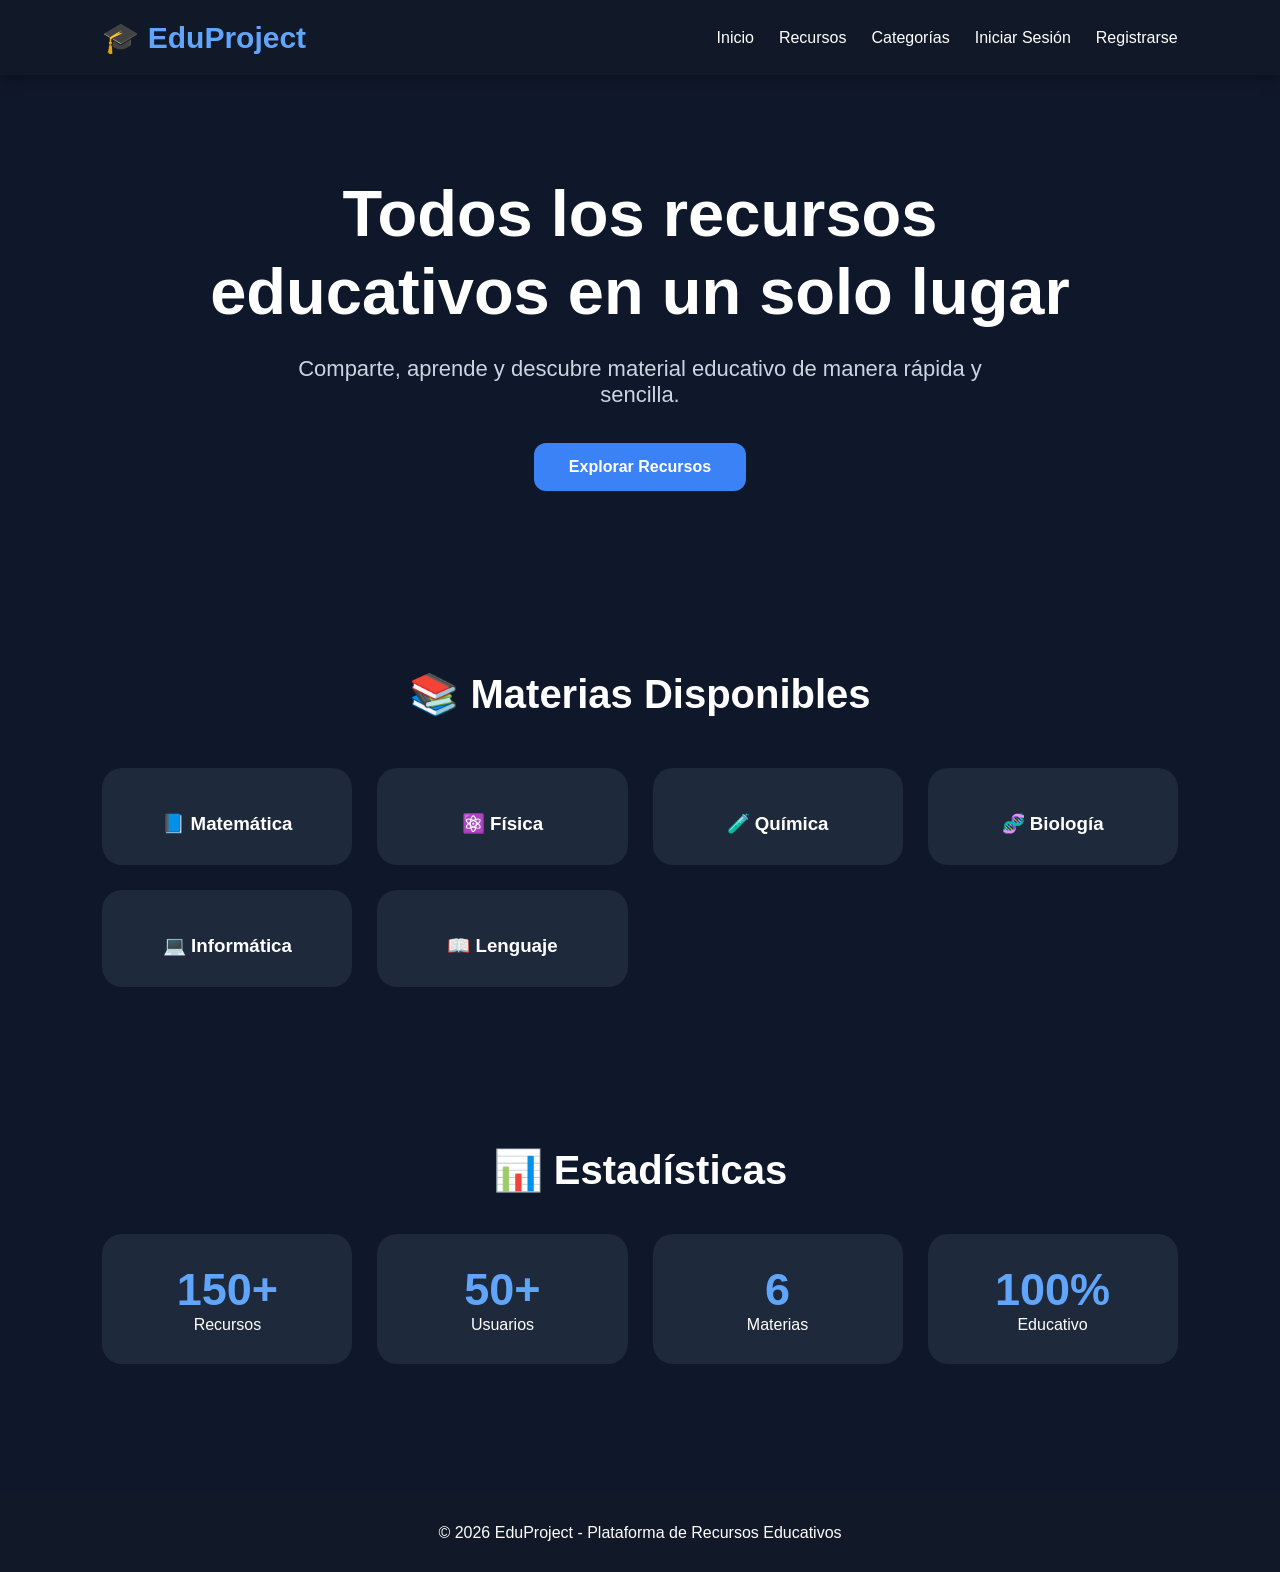
<file: index.html>
<!DOCTYPE html>
<html lang="es">
<head>
<meta charset="UTF-8">
<meta name="viewport" content="width=device-width, initial-scale=1.0">

<title>EduProject</title>

<link rel="stylesheet" href="style.css">
</head>

<body>

<nav>

<div class="logo">
🎓 EduProject
</div>

<ul>

<li><a href="index.html">Inicio</a></li>

<li><a href="recursos.html">Recursos</a></li>

<li><a href="categorias.html">Categorías</a></li>

<li><a href="login.html">Iniciar Sesión</a></li>

<li><a href="registro.html">Registrarse</a></li>

</ul>

</nav>

<section class="hero">

<h1>Todos los recursos educativos en un solo lugar</h1>

<p>
Comparte, aprende y descubre material educativo
de manera rápida y sencilla.
</p>

<a href="recursos.html" class="btn">
Explorar Recursos
</a>

</section>
<section class="materias">

<h2>📚 Materias Disponibles</h2>

<div class="grid">

<div class="card">
<h3>📘 Matemática</h3>
</div>

<div class="card">
<h3>⚛️ Física</h3>
</div>

<div class="card">
<h3>🧪 Química</h3>
</div>

<div class="card">
<h3>🧬 Biología</h3>
</div>

<div class="card">
<h3>💻 Informática</h3>
</div>

<div class="card">
<h3>📖 Lenguaje</h3>
</div>

</div>

</section>

<section class="stats">

<h2>📊 Estadísticas</h2>

<div class="numeros">

<div class="numero">
<h3>150+</h3>
<p>Recursos</p>
</div>

<div class="numero">
<h3>50+</h3>
<p>Usuarios</p>
</div>

<div class="numero">
<h3>6</h3>
<p>Materias</p>
</div>

<div class="numero">
<h3>100%</h3>
<p>Educativo</p>
</div>

</div>

</section>

<footer>

<p>
© 2026 EduProject - Plataforma de Recursos Educativos
</p>

</footer>

</body>
</html>
</file>
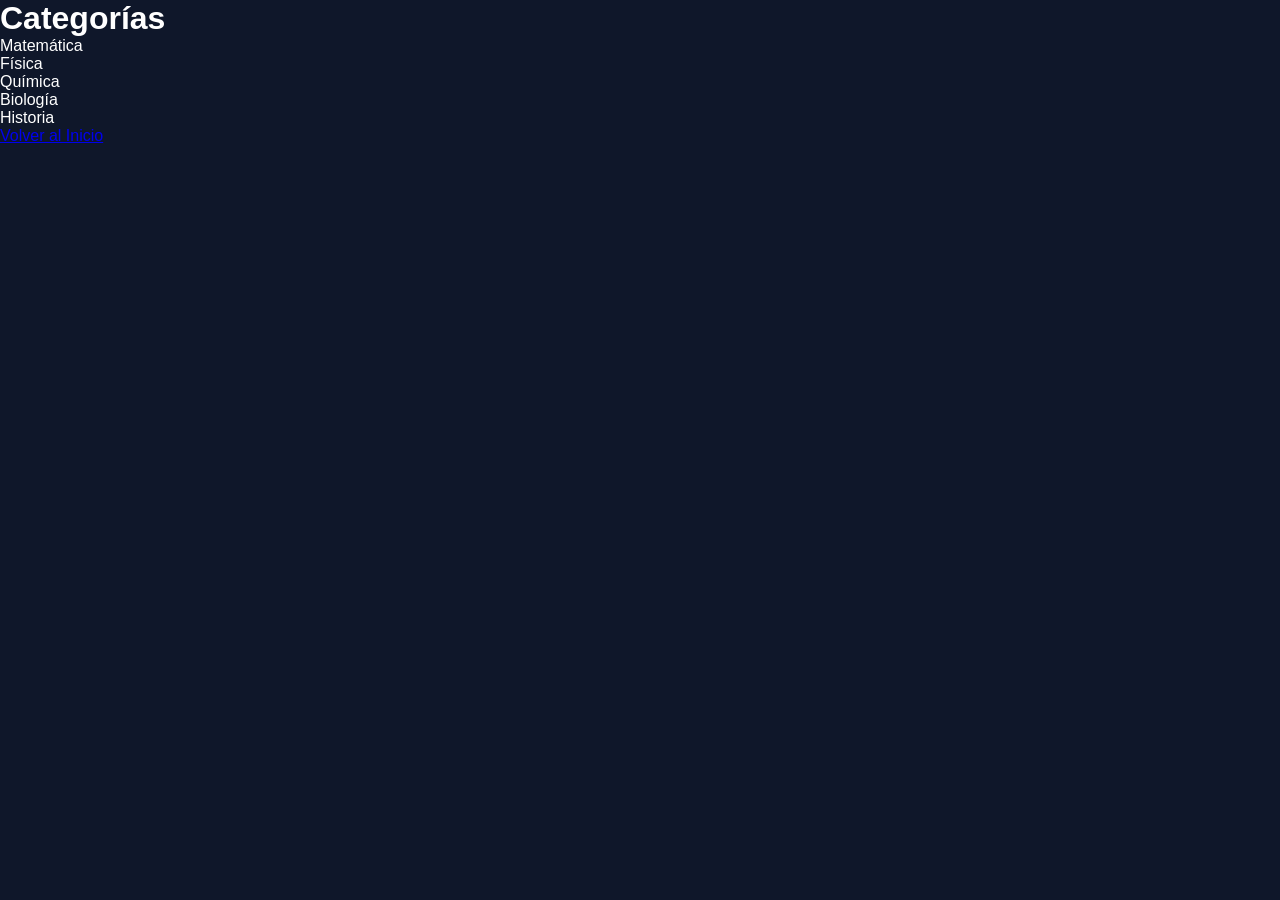
<file: categorias.html>
<!DOCTYPE html>
<html lang="es">
<head>
<meta charset="UTF-8">
<title>Categorías</title>
<link rel="stylesheet" href="style.css">
</head>
<body>

<h1>Categorías</h1>

<ul>
<li>Matemática</li>
<li>Física</li>
<li>Química</li>
<li>Biología</li>
<li>Historia</li>
</ul>

<a href="index.html">Volver al Inicio</a>

</body>
</html>
</file>
<file: style.css>
*{
margin:0;
padding:0;
box-sizing:border-box;
font-family:'Segoe UI',sans-serif;
}

body{
background:#0f172a;
color:white;
}

nav{
display:flex;
justify-content:space-between;
align-items:center;
padding:20px 8%;
background:#111827;
box-shadow:0 4px 15px rgba(0,0,0,.3);
}

.logo{
font-size:30px;
font-weight:bold;
color:#60a5fa;
}

nav ul{
display:flex;
list-style:none;
gap:25px;
}

nav a{
text-decoration:none;
color:white;
font-weight:500;
transition:.3s;
}

nav a:hover{
color:#60a5fa;
}

.hero{
padding:100px 8%;
text-align:center;
}

.hero h1{
font-size:65px;
max-width:900px;
margin:auto;
line-height:1.2;
}

.hero p{
margin-top:25px;
font-size:22px;
color:#cbd5e1;
max-width:700px;
margin-left:auto;
margin-right:auto;
}

.btn{
display:inline-block;
margin-top:35px;
padding:15px 35px;
background:#3b82f6;
border-radius:12px;
text-decoration:none;
color:white;
font-weight:bold;
transition:.3s;
}

.btn:hover{
transform:translateY(-3px);
background:#2563eb;
}

.materias{
padding:80px 8%;
}

.materias h2{
text-align:center;
font-size:40px;
margin-bottom:50px;
}

.grid{
display:grid;
grid-template-columns:repeat(auto-fit,minmax(220px,1fr));
gap:25px;
}

.card{
background:#1e293b;
padding:30px;
border-radius:20px;
text-align:center;
transition:.3s;
cursor:pointer;
}

.card:hover{
transform:translateY(-8px);
}

.card h3{
margin-top:15px;
}

.stats{
padding:80px 8%;
}

.stats h2{
text-align:center;
margin-bottom:40px;
font-size:40px;
}

.numeros{
display:grid;
grid-template-columns:repeat(auto-fit,minmax(200px,1fr));
gap:25px;
}

.numero{
background:#1e293b;
padding:30px;
border-radius:20px;
text-align:center;
}

.numero h3{
font-size:45px;
color:#60a5fa;
}

footer{
padding:30px;
text-align:center;
background:#111827;
margin-top:50px;
}
.login-container{
height:100vh;
display:flex;
justify-content:center;
align-items:center;
}

.login-card{
background:#1e293b;
padding:40px;
border-radius:25px;
width:400px;
text-align:center;
box-shadow:0 10px 30px rgba(0,0,0,.4);
}

.login-card h1{
margin-bottom:10px;
color:#60a5fa;
}

.login-card p{
color:#cbd5e1;
margin-bottom:20px;
}

.login-card input{
width:100%;
padding:15px;
margin-bottom:15px;
border:none;
border-radius:10px;
font-size:16px;
}

.login-card button{
width:100%;
padding:15px;
background:#3b82f6;
border:none;
border-radius:10px;
color:white;
font-size:16px;
cursor:pointer;
}

.login-card button:hover{
background:#2563eb;
}
</file>
